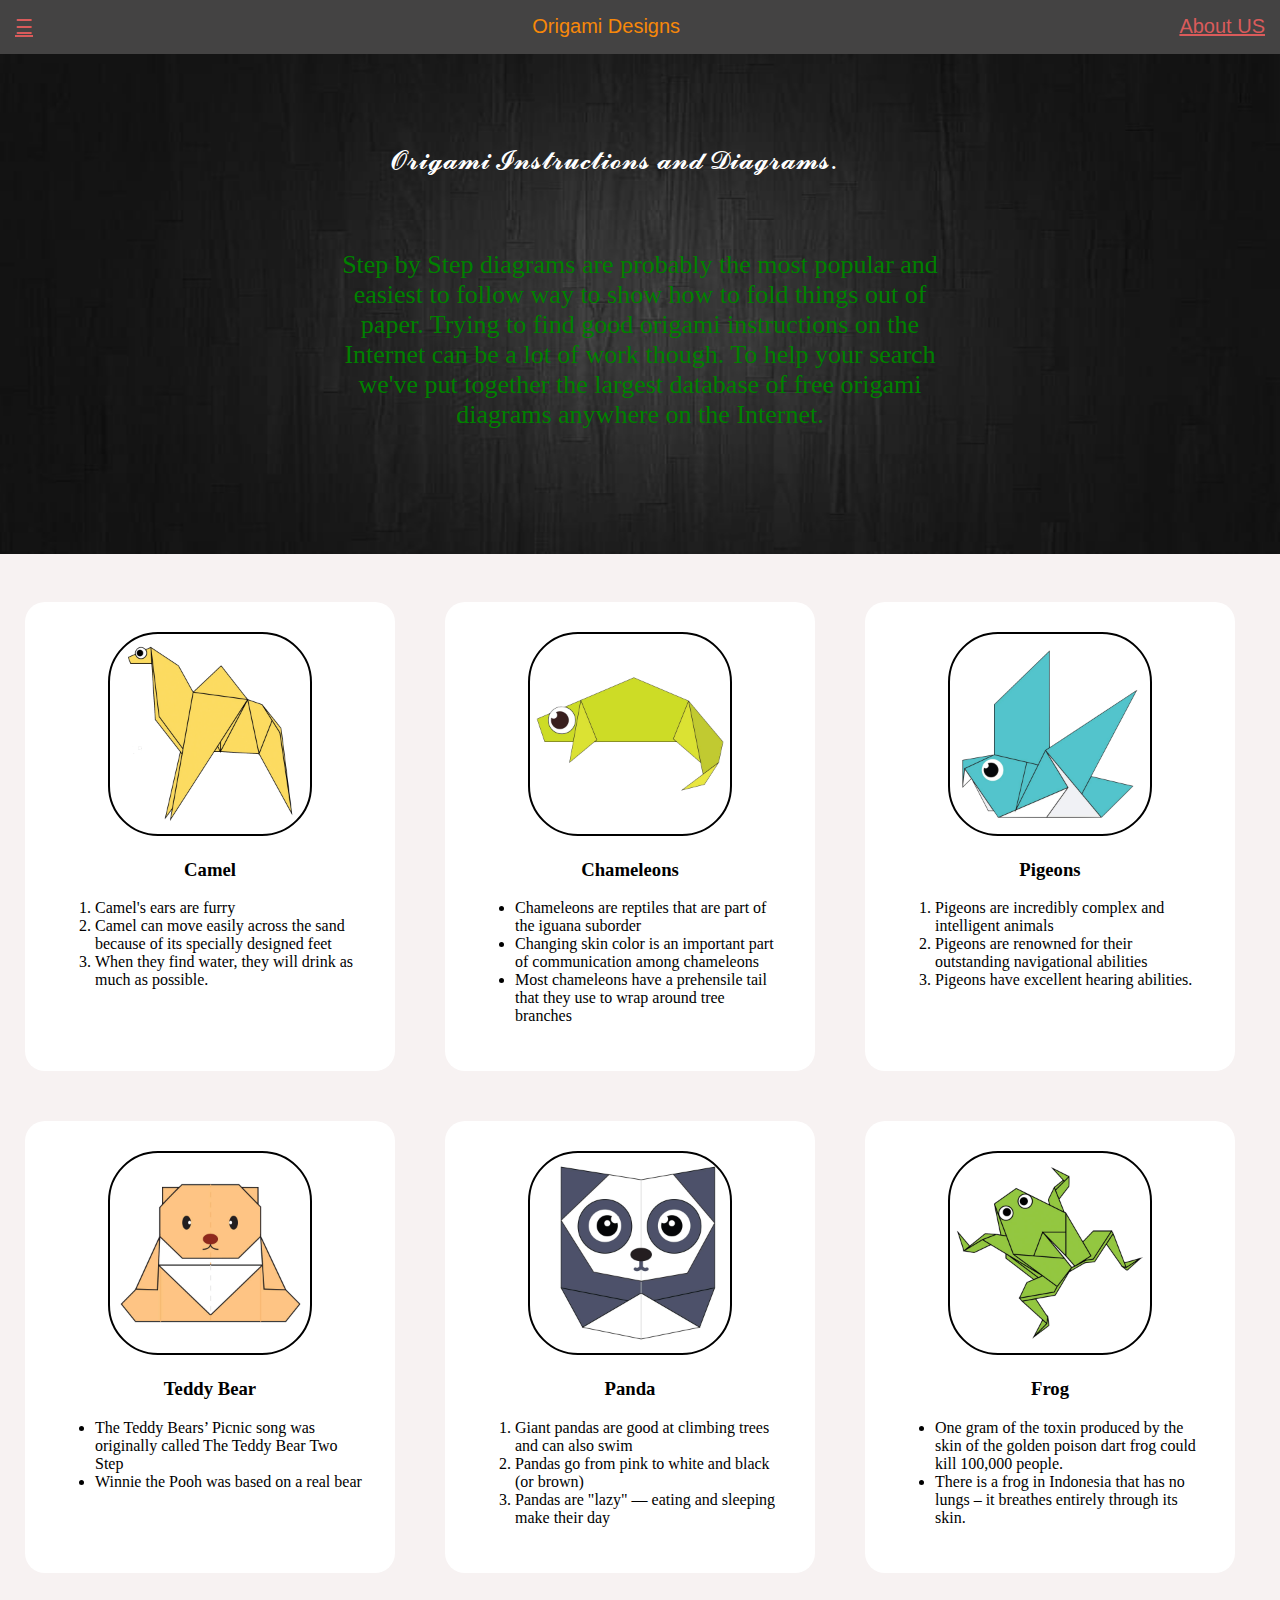
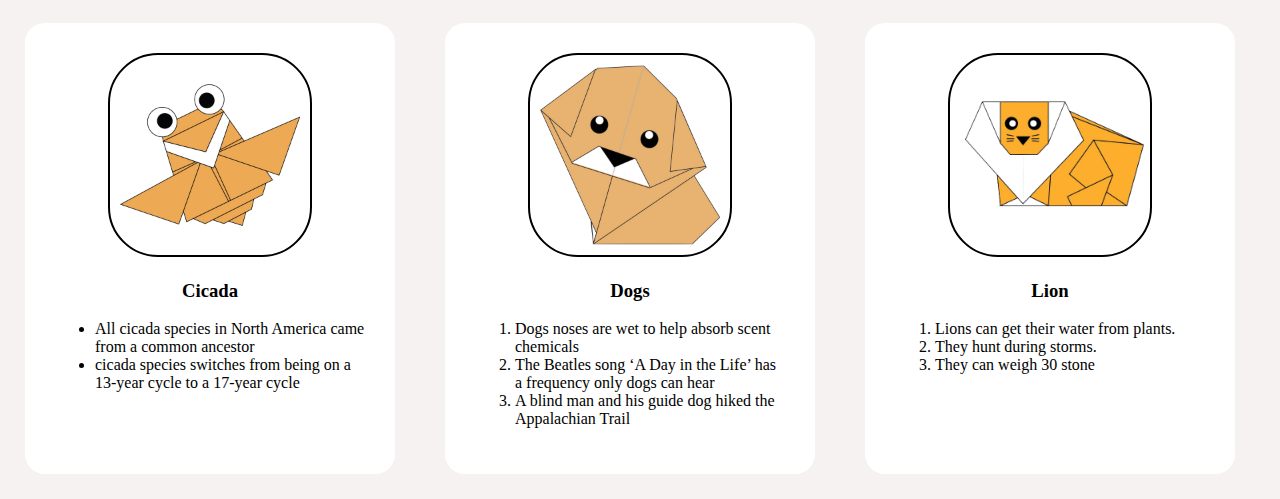
<file: index.html>
<!DOCTYPE html>
<html lang = "en">
    <head>
<title>Origami Designs</title>
        <link rel = "stylesheet"
              type = "text/css"
              href = "style.css" />


    </head>

    <body>

<div class="header">
    <div class="menu">
    <div><a href="#">☰</a></div>
<div>Origami Designs</div>
<div><a href="aboutme.html">About US</a></div>

</div>

<div class="container">
    <img src="bg.jpg" alt="Snow" style="width:100%;" height="500px">
    <div class="top-up"> 𝓞𝓻𝓲𝓰𝓪𝓶𝓲 𝓘𝓷𝓼𝓽𝓻𝓾𝓬𝓽𝓲𝓸𝓷𝓼 𝓪𝓷𝓭 𝓓𝓲𝓪𝓰𝓻𝓪𝓶𝓼.</div>
    
    <div class="centered">Step by Step diagrams are probably the most popular and easiest to follow way to show how to fold things out of paper.
        Trying to find good origami instructions on the Internet can be a lot of work though.
        To help your search we've put together the largest database of free origami diagrams anywhere on the Internet.</div>
  </div> 
 
       
    </p>
</div>
 
 





       

<div class ="grid">
  <div class ="origami">
      <center>
      <a href ="http://origami.me/camel/"><img src="camel.png" width="200px" height="200px"></a>
      <h3> Camel </h3>
      </center>
      <p>
          <ol>
              <li>Camel's ears are furry</li>
              <li>Camel can move easily across the sand because of its specially designed feet</li>
              <li>When they find water, they will drink as much as possible.</li>
          </ol>
      </p>
      </div>
  <div class="origami">
      <center>
      <a href="http://origami.me/chameleon/"><img src="chameleon.png" width="200px" height="200px"></a>
      <h3> Chameleons </h3>
      </center>
      <p> 
          <ul>
              <li>Chameleons are reptiles that are part of the iguana suborder</li>
              <li>Changing skin color is an important part of communication among chameleons</li>
              <li>Most chameleons have a prehensile tail that they use to wrap around tree branches</li>
          </ul>
      </p>
      </div>
  <div class="origami">
      <center>
      <a href="http://origami.me/pigeon/"><img src="pigeon.png" width="200px" height="200px"></a>
      <h3> Pigeons </h3>
      </center>
      <p>
      <ol>
          <li>Pigeons are incredibly complex and intelligent animals</li>
          <li>Pigeons are renowned for their outstanding navigational abilities</li>
          <li>Pigeons have excellent hearing abilities.</li>
      </ol>
      </p>
      </div>
  <div class="origami">
      <center>
      <a href="http://origami.me/teddy-bear/"><img src="teddy.png" width="200px" height="200px"></a>
      <h3> Teddy Bear </h3>
      </center>
      <p>
      <ul>
          <li>The Teddy Bears’ Picnic song was originally called The Teddy Bear Two Step</li>
          <li>Winnie the Pooh was based on a real bear</li>
          
      </ul>
      </p>
      </div>

  
  <div class="origami">
      <center>
          <a href="http://origami.me/panda/"><img src="panda.png" width="200px" height="200px"></a>
          <h3> Panda </h3>
      </center>
      <p>
      <ol>
          <li>Giant pandas are good at climbing trees and can also swim</li>
          <li>Pandas go from pink to white and black (or brown)</li>
          <li>Pandas are "lazy" — eating and sleeping make their day</li>
      </ol>
      </p>
  </div>
  <div class="origami">
      <center>
          <a href ="http://origami.me/traditional-frog/"><img src="frog.png" width="200px" height="200px"></a>
          <h3> Frog </h3>
      </center>
      <p>
      <ul>
          <li>One gram of the toxin produced by the skin of the golden poison dart frog could kill 100,000 people.</li>
          <li>There is a frog in Indonesia that has no lungs – it breathes entirely through its skin.</li>
  
      </ul>
      </p>
  </div>
  <div class="origami">
      <center>
          <a href="http://origami.me/flying-cicada/"><img src="cicada.png" width="200px" height="200px"></a>
          <h3> Cicada </h3>
      </center>
      <p>
      <ul>
          <li>All cicada species in North America came from a common ancestor</li>
          <li>cicada species switches from being on a 13-year cycle to a 17-year cycle</li>
      </ul>
      </p>
  </div>
  <div class="origami">
      <center>
         <a href="http://origami.me/puppy/"><img src="dog.png" width="200px" height="200px"></a>
          <h3> Dogs </h3>
      </center>
      <p>
      <ol>
          <li>Dogs noses are wet to help absorb scent chemicals</li>
          <li>The Beatles song ‘A Day in the Life’ has a frequency only dogs can hear</li>
          <li>A blind man and his guide dog hiked the Appalachian Trail</li>
      </ol>
      </p>
  </div>

  <div class="origami">
    <center>
       <a href="https://origami.me/lion/"><img src="lion.png" width="200px" height="200px"></a>
        <h3> Lion </h3>
    </center>
    <p>
    <ol>
        <li>Lions can get their water from plants.</li>
        <li>They hunt during storms.</li>
        <li>They can weigh 30 stone</li>
    </ol>
    </p>
</div>
        
      
        
        
       
    </body>
</html>
</file>
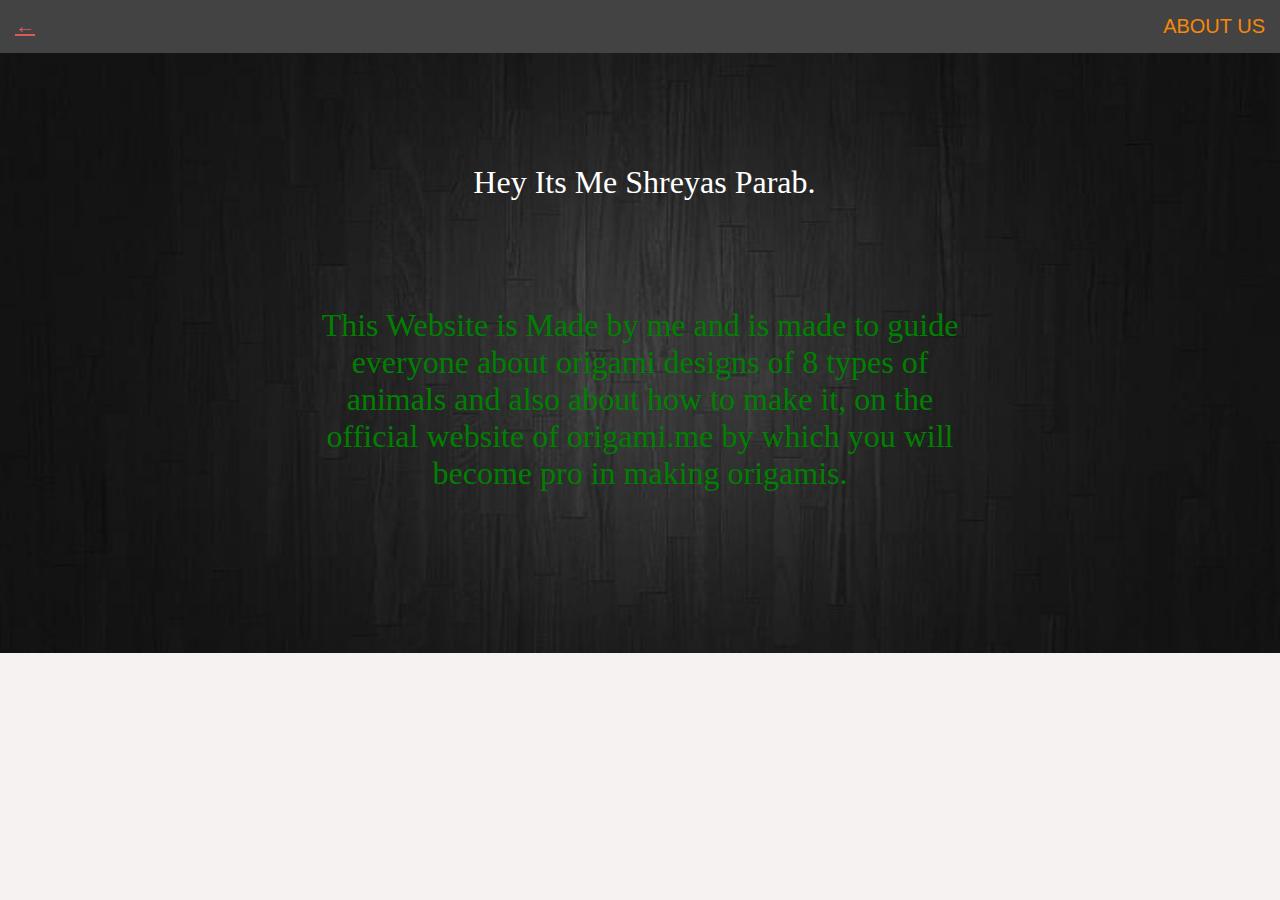
<file: aboutme.html>
<!DOCTYPE html>
<html lang = "en">
    <head>
<title>Origami Designs</title>
        <link rel = "stylesheet"
              type = "text/css"
              href = "about.css" />


    </head>

    <body>

<div class="header">
    <div class="menu">
        <div><a href="index.html">←</a></div>
<div>ABOUT US</div>


</div>

<div class="container">
    <img src="bg.jpg" alt="Snow" style="width:100%;" height="600px">
    <div class="top-up">Hey Its Me Shreyas Parab.</div>
    
    <div class="centered">This Website is Made by me and is made to guide everyone about origami designs of 8 types of animals and also about how to make it, on the official website of origami.me by which you will become pro in making origamis.</div>
  </div> 
 
       
    </p>
</div>
 
 





       

 
        
        
       
    </body>
</html>
</file>
<file: style.css>
.menu{
    display: flex;
    justify-content: space-between;
    background-color: rgb(68, 67, 67);
    padding: 15px;
    font-size: 20px;
    font-family: sans-serif;
    font-weight: 400;
    color: #f78809;
}
body{
    margin: 0px;
    background-color:#f7f2f2;
}

.grid{
    display: flex;
    flex-wrap: wrap;
    font-family: sans-serif;
}
.grid img{
border: 2px solid #000000;
border-radius: 50px;
}
    
.origami {
border-radius: 20px; 
background-color: white;
padding:30px;
margin:25px;
width:310px;
font-family: fantasy;
}
.container {
    position: relative;
    text-align: center;
    font-size: 26px;
    font-weight: 100;
    font-stretch: narrower;
    color: white;
  }
  
  /* Bottom left text */
  .bottom-left {
    position: absolute;
    bottom: 8px;
    left: 16px;
  }
  
  /* Top left text */
  .top-left {
    position: absolute;
    top: 80px;
    display: flex;
  }
  
  /* Top right text */
  .top-right {
    position: absolute;
    top: 8px;
    right: 16px;
  }
  
  /* Bottom right text */
  .bottom-right {
    position: absolute;
    bottom: 8px;
    right: 16px;
  }
  
  /* Centered text */
  .centered {
    position: absolute;
    top: 60%;
    left: 50%;
    color: green;
    transform: translate(-50%, -60%);
  }
  .top-up{
    position: absolute;
    color: white;
    top: 20%;
    left: 41%;
    transform: translate(-30%, -30%);
  }
  a:link{
    color:rgb(218, 91, 91);
}
a:visited{
    color: rgb(218, 91, 91);
}

.origami{
  position:relative
}
.origami p{
  position: absolute;
  top:50%;
  left: 50%;
  transform:translate(-50%,-50%);
  opacity:0;
}
.origami:hover p{
transform: scale(1.2);
}
.origami:hover img{
  opacity: 0.40;
}
</file>
<file: about.css>
.menu{
    display: flex;
    justify-content: space-between;
    background-color: rgb(68, 67, 67);
    padding: 15px;
    font-size: 20px;
    font-family: sans-serif;
    font-weight: 400;
    color: #f78809;
}
body{
    margin: 0px;
    background-color:#f7f2f2;
}

.grid{
    display: flex;
    flex-wrap: wrap;
    font-family: sans-serif;
}
.grid img{
border: 2px solid #000000;
border-radius: 50px;
}
    
.origami {
border-radius: 20px; 
background-color: white;
padding:30px;
margin:25px;
width:310px;
font-family: fantasy;
}
.container {
    position: relative;
    text-align: center;
    font-size: 32px;
    font-weight: 100;
    font-stretch: narrower;
    color: white;
  }
  
  /* Bottom left text */
  .bottom-left {
    position: absolute;
    bottom: 8px;
    left: 16px;
  }
  
  /* Top left text */
  .top-left {
    position: absolute;
    top: 80px;
    display: flex;
  }
  
  /* Top right text */
  .top-right {
    position: absolute;
    top: 8px;
    right: 16px;
  }
  
  /* Bottom right text */
  .bottom-right {
    position: absolute;
    bottom: 8px;
    right: 16px;
  }
  
  /* Centered text */
  .centered {
    position: absolute;
    top: 60%;
    left: 50%;
    color: green;
    transform: translate(-50%, -60%);
  }
  .top-up{
    position: absolute;
    color: white;
    top: 20%;
    left: 45%;
    transform: translate(-30%, -30%);
  }
  a:link{
    color:rgb(218, 91, 91);
}
a:visited{
    color: rgb(218, 91, 91);
}
</file>
